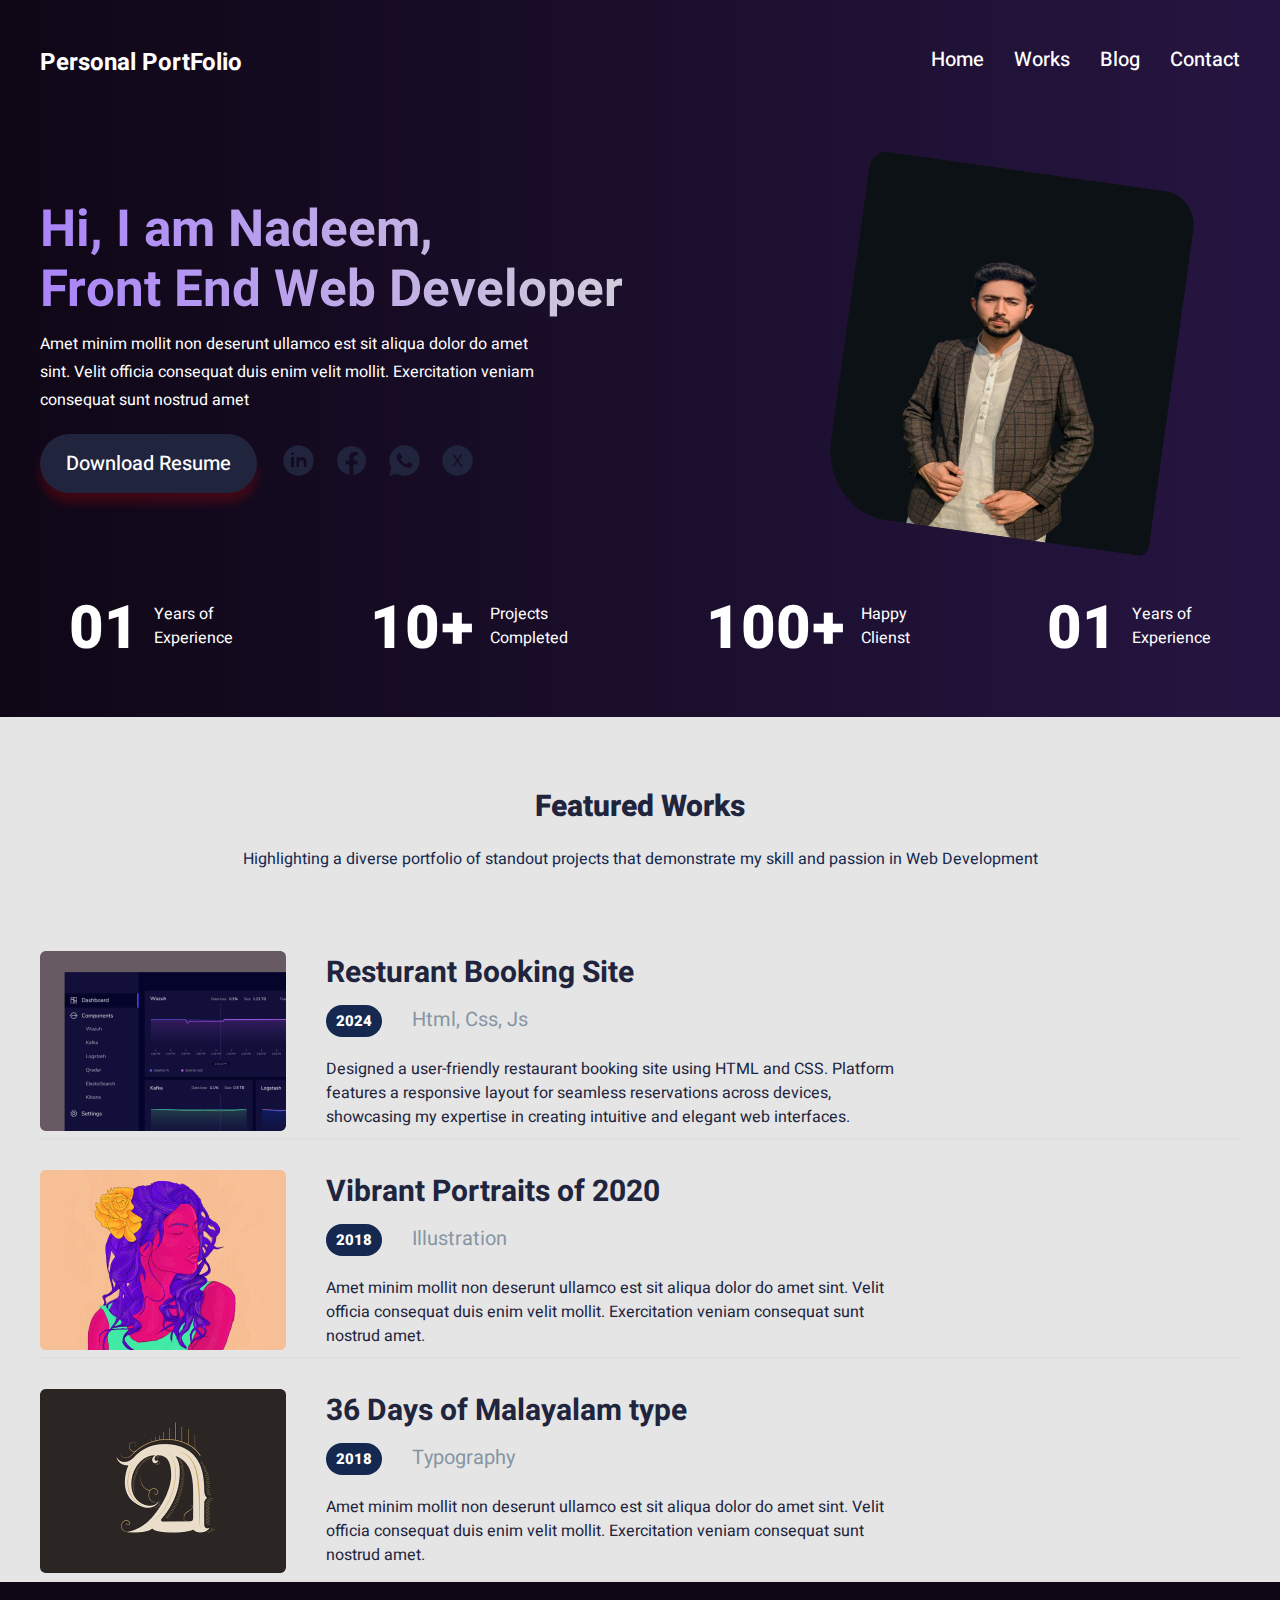
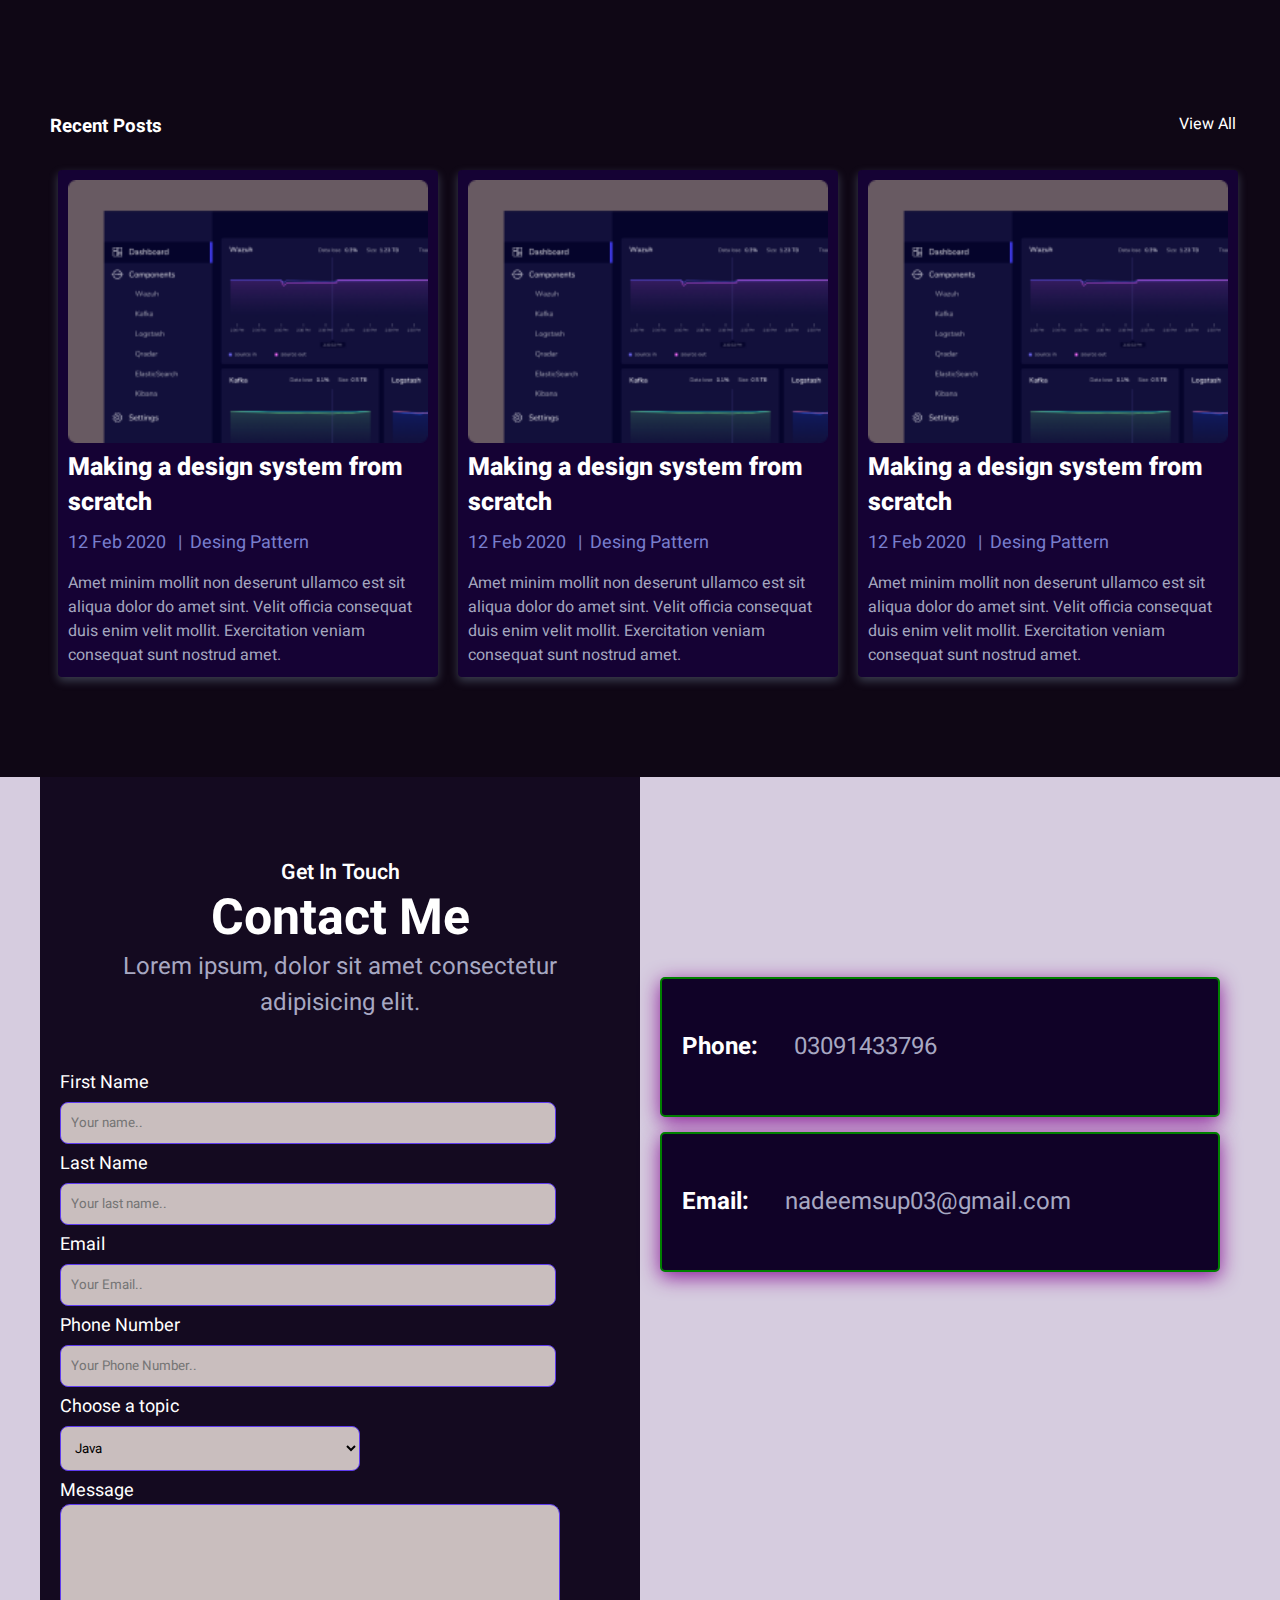
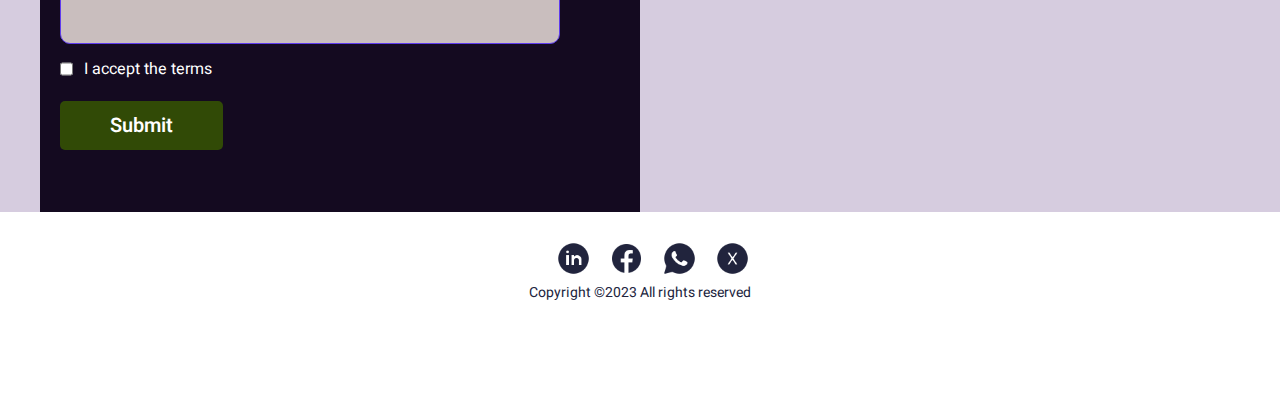
<file: index.html>
<!DOCTYPE html>
<html lang="en">

<head>
    <meta charset="UTF-8">
    <meta http-equiv="X-UA-Compatible" content="IE=edge">
    <meta name="viewport" content="width=device-width, initial-scale=1.0">
    <link rel="preconnect" href="https://fonts.googleapis.com">
    <link rel="preconnect" href="https://fonts.gstatic.com" crossorigin>
    <link href="https://fonts.googleapis.com/css2?family=Heebo&display=swap" rel="stylesheet">

    <link rel="stylesheet" href="https://cdnjs.cloudflare.com/ajax/libs/font-awesome/6.5.2/css/all.min.css"
        integrity="sha512-SnH5WK+bZxgPHs44uWIX+LLJAJ9/2PkPKZ5QiAj6Ta86w+fsb2TkcmfRyVX3pBnMFcV7oQPJkl9QevSCWr3W6A=="
        crossorigin="anonymous" referrerpolicy="no-referrer" />

    <title>Portfolio Using CSS</title>
    <link rel="stylesheet" href="style.css">
</head>

<body>

    <header>
        <div class="container main">
            <div class="navbar">
                <div>
                    <a class="list" href="index.html">
                        <h2 class="personalHeading">Personal PortFolio</h2>
                    </a>
                </div>
                <div class="rightNav">
                    <ul>
                        <a class="list" href="index.html">
                            <li>Home</li>
                        </a>
                        <a class="list" href="#worked">
                            <li>Works</li>
                        </a>
                        <a class="list" href="Blog.html">
                            <li>Blog</li>
                        </a>
                        <a class="list" href="ContactUS.html">
                            <li>Contact</li>
                        </a>
                    </ul>
                </div>

            </div>


            <div class="HeaderMain">
                <div class="leftHeader">

                    <h1 id="name">Hi, I am Nadeem,<br>Front End Web Developer</h1>
                    <p id="intro">Amet minim mollit non deserunt ullamco est sit aliqua dolor do amet <br> sint. Velit
                        officia consequat duis enim velit mollit. Exercitation veniam <br>consequat sunt nostrud amet
                    </p>
                    <div class="resumsocial">
                        <div>
                            <button id="resume"><a href="Nadeem New Latest Resume.pdf" class="resume"
                                    download="nadeem new latest resume">Download Resume</a></button>
                        </div>

                        <div class="socialIcon">
                            <ul>
                                <li><a href="https://www.linkedin.com/in/nadeem-aslam-367bb921a/?originalSubdomain=pk"><img
                                            class="social" src="link.png"> </a></li>
                                <li><a href="#"><img class="social" src="facebook (2).png"> </a></li>
                                <li><a href="#"><img class="social" src="whats.png"> </a></li>
                                <li><a href="#">
                                        <img class="social" src="x.png"> </a></li>
                            </ul>
                        </div>

                    </div>


                </div>
                <div class="rightHeader">
                    <div>
                        <img id="photo" src="nadeem (2).jpg">
                    </div>
                </div>
            </div>


            <div class="projectexp">
                <div class="projects">
                    <h2>01</h2>
                    <p>Years of <br> Experience</p>
                </div>
                <div class="projects">
                    <h2>10+</h2>
                    <p>Projects <br> Completed</p>
                </div>
                <div class="projects">
                    <h2>100+</h2>
                    <p>Happy <br> Clienst</p>
                </div>
                <div class="projects">
                    <h2>01</h2>
                    <p>Years of <br> Experience</p>
                </div>
            </div>
        </div>


    </header>




    <section class="FeaturedWork" id="worked">

        <div class="featured">


            <div class="work">
                <h2 id="FeatureHeading">Featured Works</h2>
                <p>Highlighting a diverse portfolio of standout projects that demonstrate my skill and passion in Web
                    Development</p>
            </div>

            <div class="desingDashbord">

                <div>
                    <img class="dashborimg" src="Rectangle 30.png">
                </div>

                <div class="detail">
                    <div>
                        <h2 id="dashboards">Resturant Booking Site</h2>
                    </div>
                    <div class="year">
                        <p class="yearsname"> 2024</p>
                        <p class="yearsdetail">Html, Css, Js</p>
                    </div>
                    <div>
                        <p class="para1">Designed a user-friendly restaurant booking site using HTML and
                            CSS. Platform <br>features a responsive layout for seamless reservations across
                            devices,<br> showcasing my expertise in creating intuitive and elegant web interfaces.</p>
                    </div>

                </div>
            </div>

            <div class="desingDashbord vibrant">

                <div>
                    <img class="dashborimg" src="Rectangle 32.png">
                </div>

                <div class="detail">
                    <div>
                        <h2 id="dashboards">Vibrant Portraits of 2020</h2>
                    </div>
                    <div class="year">
                        <p class="yearsname"> 2018</p>
                        <p class="yearsdetail">Illustration</p>
                    </div>
                    <div>
                        <p class="para1">Amet minim mollit non deserunt ullamco est sit aliqua dolor do amet sint.
                            Velit<br>
                            officia consequat
                            duis enim velit mollit. Exercitation veniam consequat sunt<br> nostrud amet.</p>
                    </div>

                </div>
            </div>


            <div class="desingDashbord malyalam">

                <div>
                    <img class="dashborimg" src="Rectangle 34.png">
                </div>

                <div class="detail">
                    <div>
                        <h2 id="dashboards">36 Days of Malayalam type</h2>
                    </div>
                    <div class="year">
                        <p class="yearsname"> 2018</p>
                        <p class="yearsdetail">Typography</p>
                    </div>
                    <div>
                        <p class="para1">Amet minim mollit non deserunt ullamco est sit aliqua dolor do amet sint.
                            Velit<br>
                            officia consequat
                            duis enim velit mollit. Exercitation veniam consequat sunt<br> nostrud amet.</p>
                    </div>

                </div>
            </div>
        </div>
    </section>



    <section class="recentPost">
        <div class="posts">


            <div class="viewAll">
                <h3>Recent Posts</h3>
                <p id="view"><a href="#">View All</a></p>
            </div>

            <div class="mainPost">

                <div class="leftPost">
                    <img class="blogimg" src="Rectangle 30 (1).png">
                    <h2 class="heading"> Making a design system from scratch</h2>
                    <pre class="date">12 Feb 2020   |  Desing Pattern</pre>
                    <p class="postdetail">Amet minim mollit non deserunt ullamco est sit aliqua dolor do amet sint.
                        Velit
                        officia consequat
                        duis enim velit mollit. Exercitation veniam consequat sunt nostrud amet.</p>
                </div>

                <div class="leftPost">
                    <img class="blogimg" src="Rectangle 30 (1).png">
                    <h2 class="heading"> Making a design system from scratch</h2>
                    <pre class="date">12 Feb 2020   |  Desing Pattern</pre>
                    <p class="postdetail">Amet minim mollit non deserunt ullamco est sit aliqua dolor do amet sint.
                        Velit
                        officia consequat
                        duis enim velit mollit. Exercitation veniam consequat sunt nostrud amet.</p>
                </div>
                <div class="leftPost">
                    <img class="blogimg" src="Rectangle 30 (1).png">
                    <h2 class="heading"> Making a design system from scratch</h2>
                    <pre class="date">12 Feb 2020   |  Desing Pattern</pre>
                    <p class="postdetail">Amet minim mollit non deserunt ullamco est sit aliqua dolor do amet sint.
                        Velit
                        officia consequat
                        duis enim velit mollit. Exercitation veniam consequat sunt nostrud amet.</p>
                </div>

            </div>
        </div>
    </section>

    <section class="contactMees">
        <div class="insidecontact">


            <div class="contactleft">
                <div class="UpperPart">
                    <h2 class="getintouch">Get In Touch</h2>
                    <h1 class="contactme">Contact Me</h1>
                    <p class="contactmedetail">Lorem ipsum, dolor sit amet consectetur adipisicing elit.</p>
                </div>

                <div class="form">
                    <form action="/action_page.php">
                        <div class="flname">
                            <div class="fname">
                                <label for="fname" class="FieldLabel">First Name</label>
                                <input type="text" class="inputtype" name="firstname" placeholder="Your name..">
                            </div>
                            <div class="fname "><label for="lname" class="FieldLabel">Last Name</label>
                                <input type="text" class="inputtype" name="lastname" placeholder="Your last name..">
                            </div>
                        </div>

                        <div class="flname">
                            <div class="fname">
                                <label for="fname" class="FieldLabel">Email</label>
                                <input type="email" class="inputtype" name="firstname" placeholder="Your Email..">
                            </div>
                            <div class="fname"><label for="lname" class="FieldLabel">Phone Number</label>
                                <input type="number" class="inputtype" name="lastname"
                                    placeholder="Your Phone Number..">
                            </div>
                        </div>

                        <div class="fname">

                            <label for="Service" class="FieldLabel">Choose a topic</label>

                            <select id="Service" name="Service" class="slecetoption">
                                <option value="Java">Java</option>
                                <option value="CSS">CSS</option>
                                <option value="HTML">HTML</option>
                            </select>
                        </div>

                        <div>
                            <h2 class="FieldLabel">Message</h2>
                            <textarea id="message" name="Message" rows="12" cols="170"
                                placeholder="Enter Your Message Here">
                 </textarea>
                        </div>

                        <div class="accept">
                            <input type="checkbox" id="accept" name="acceptTerm">
                            <p>I accept the terms</p>
                        </div>


                        <input type="submit" value="Submit" class="submitbutton">

                    </form>
                </div>
            </div>


            <div class="contactright">
                <div class="phon1">
                    <h2>Phone: <span class="phnemail">03091433796</span></h2>
                </div>
                <div class="phon1">
                    <h2>Email: <span class="phnemail">nadeemsup03@gmail.com</span></h2>
                </div>

            </div>
        </div>
    </section>




    <footer class="footer">
        <div class="socialIcon">
            <ul>
                <li><a href="https://www.linkedin.com/in/nadeem-aslam-367bb921a/?originalSubdomain=pk"><img
                            class="social" src="link.png"> </a></li>
                <li><a href="#"><img class="social" src="facebook (2).png"> </a></li>
                <li><a href="#"><img class="social" src="whats.png"> </a></li>
                <li><a href="#">
                        <img class="social" src="x.png"> </a></li>
            </ul>
        </div>

        <div>
            <p class="copyright">Copyright &copy;2023 All rights reserved</p>
        </div>
    </footer>

</body>

</html>
</file>
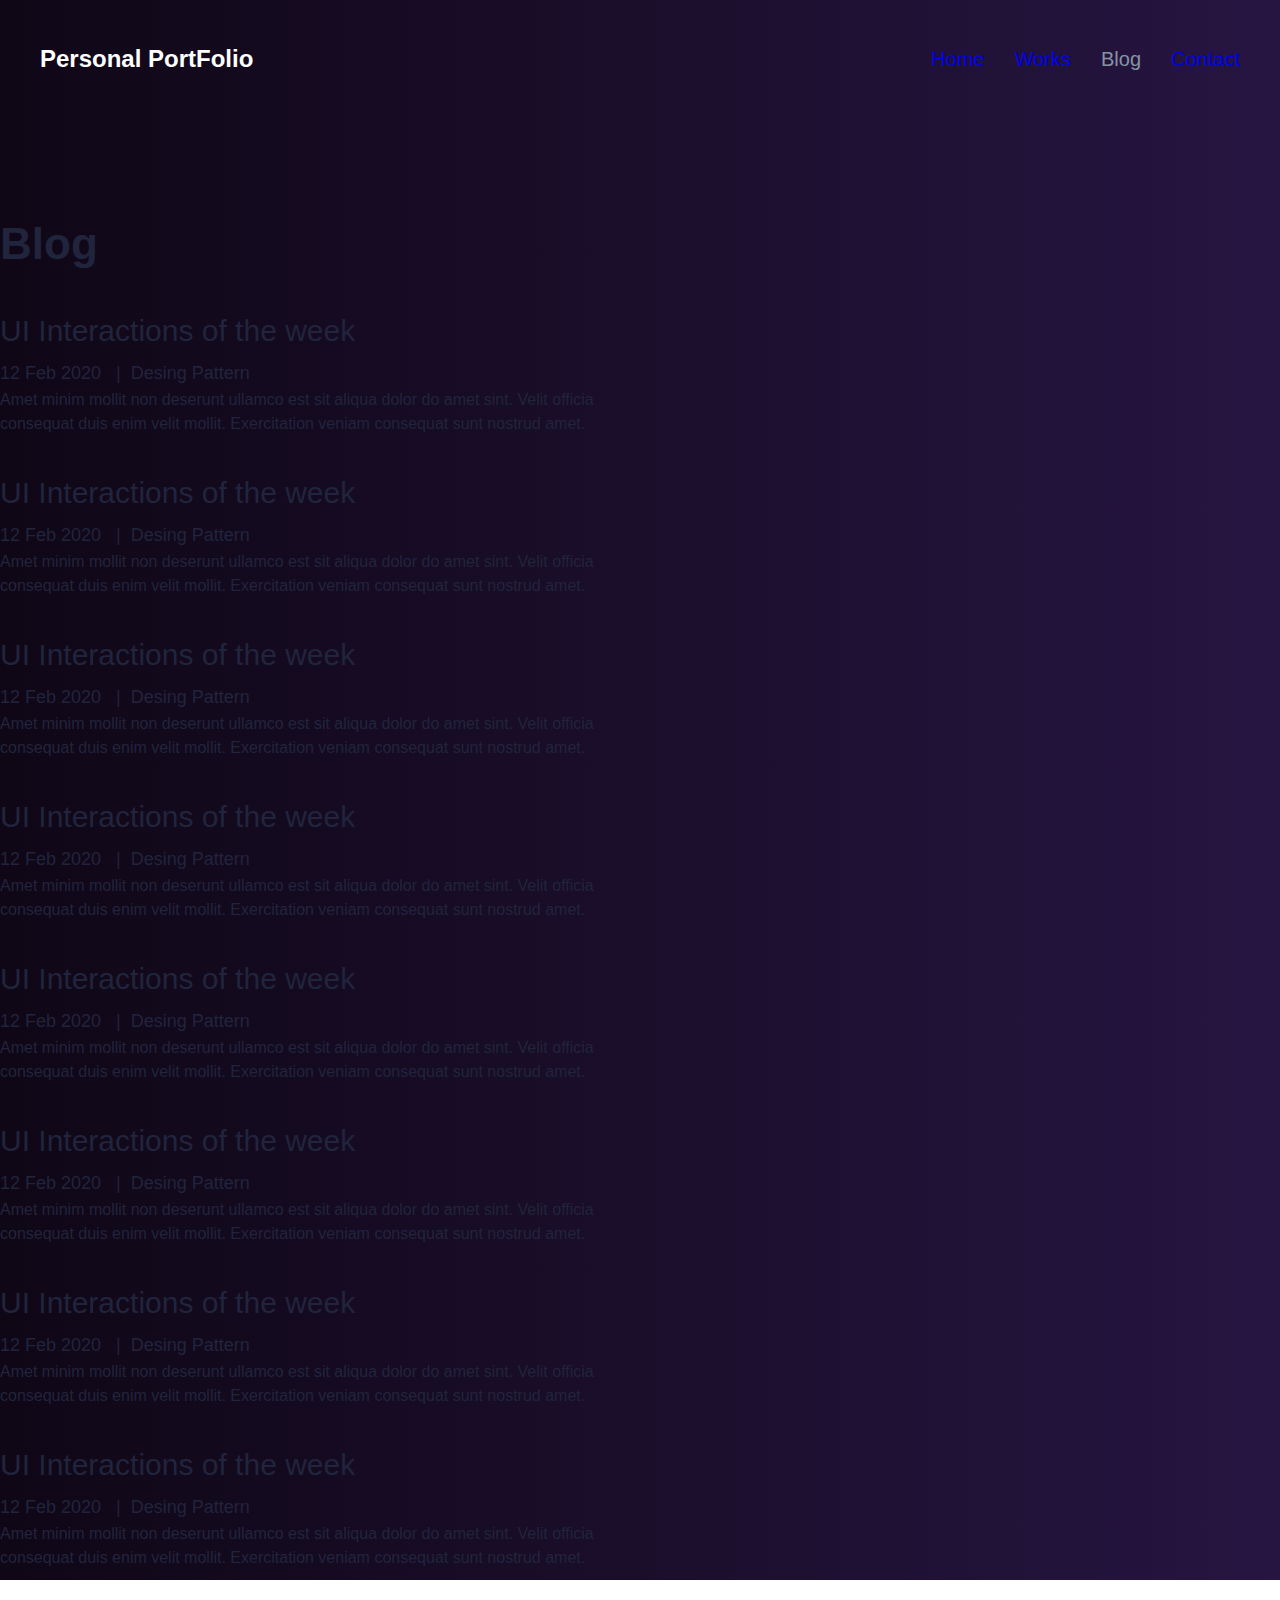
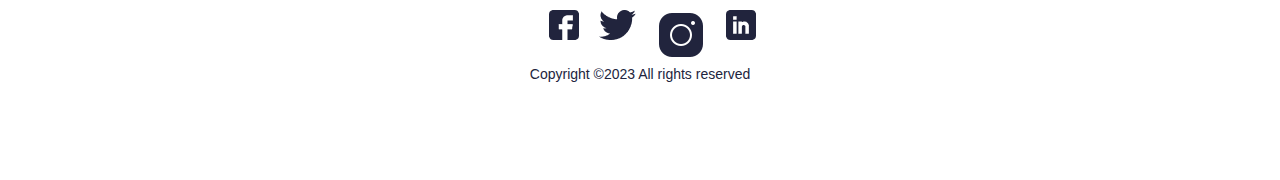
<file: Blog.html>
<!DOCTYPE html>
<html lang="en">

<head>
    <meta charset="UTF-8">
    <meta http-equiv="X-UA-Compatible" content="IE=edge">
    <meta name="viewport" content="width=device-width, initial-scale=1.0">
    <title>Blog</title>
    <link rel="stylesheet" href="style.css">
</head>

<body>
    <section>


        <div class="container">
            <div class="navbar">
                <div>
                    <a class="list" href="index.html">
                        <h2 class="personalHeading">Personal PortFolio</h2>
                    </a>
                </div>
                <div class="rightNavs">
                    <ul>

                        <a class="list" href="index.html">
                            <li>Home</li>
                        </a>
                        <a class="list" href="#">
                            <li>Works</li>
                        </a>
                        <a class="list" href="Blog.html">
                            <li id="blogColorChange">Blog</li>
                        </a>
                        <a class=" list" href="ContactUS.html">
                            <li>Contact</li>
                        </a>

                    </ul>
                </div>

            </div>
        </div>
    </section>

    <section class="blogs container">
        <h1 class="mainblog">Blog</h1>
        <div class="blog1">
            <h2 class="blogHeading">UI Interactions of the week</h2>
            <pre class="blogdate">12 Feb 2020   |  Desing Pattern</pre>
            <p class="blogpostdetail">Amet minim mollit non deserunt ullamco est sit aliqua dolor do amet sint.
                Velit
                officia <br>consequat
                duis enim velit mollit. Exercitation veniam consequat sunt nostrud amet.</p>
        </div>

        <div class="blog1">
            <h2 class="blogHeading">UI Interactions of the week</h2>
            <pre class="blogdate">12 Feb 2020   |  Desing Pattern</pre>
            <p class="blogpostdetail">Amet minim mollit non deserunt ullamco est sit aliqua dolor do amet sint.
                Velit
                officia <br>consequat
                duis enim velit mollit. Exercitation veniam consequat sunt nostrud amet.</p>
        </div>

        <div class="blog1">
            <h2 class="blogHeading">UI Interactions of the week</h2>
            <pre class="blogdate">12 Feb 2020   |  Desing Pattern</pre>
            <p class="blogpostdetail">Amet minim mollit non deserunt ullamco est sit aliqua dolor do amet sint.
                Velit
                officia <br>consequat
                duis enim velit mollit. Exercitation veniam consequat sunt nostrud amet.</p>
        </div>

        <div class="blog1">
            <h2 class="blogHeading">UI Interactions of the week</h2>
            <pre class="blogdate">12 Feb 2020   |  Desing Pattern</pre>
            <p class="blogpostdetail">Amet minim mollit non deserunt ullamco est sit aliqua dolor do amet sint.
                Velit
                officia <br>consequat
                duis enim velit mollit. Exercitation veniam consequat sunt nostrud amet.</p>
        </div>

        <div class="blog1">
            <h2 class="blogHeading">UI Interactions of the week</h2>
            <pre class="blogdate">12 Feb 2020   |  Desing Pattern</pre>
            <p class="blogpostdetail">Amet minim mollit non deserunt ullamco est sit aliqua dolor do amet sint.
                Velit
                officia <br>consequat
                duis enim velit mollit. Exercitation veniam consequat sunt nostrud amet.</p>
        </div>

        <div class="blog1">
            <h2 class="blogHeading">UI Interactions of the week</h2>
            <pre class="blogdate">12 Feb 2020   |  Desing Pattern</pre>
            <p class="blogpostdetail">Amet minim mollit non deserunt ullamco est sit aliqua dolor do amet sint.
                Velit
                officia <br>consequat
                duis enim velit mollit. Exercitation veniam consequat sunt nostrud amet.</p>
        </div>

        <div class="blog1">
            <h2 class="blogHeading">UI Interactions of the week</h2>
            <pre class="blogdate">12 Feb 2020   |  Desing Pattern</pre>
            <p class="blogpostdetail">Amet minim mollit non deserunt ullamco est sit aliqua dolor do amet sint.
                Velit
                officia <br>consequat
                duis enim velit mollit. Exercitation veniam consequat sunt nostrud amet.</p>
        </div>

        <div class="blog1">
            <h2 class="blogHeading">UI Interactions of the week</h2>
            <pre class="blogdate">12 Feb 2020   |  Desing Pattern</pre>
            <p class="blogpostdetail">Amet minim mollit non deserunt ullamco est sit aliqua dolor do amet sint.
                Velit
                officia <br>consequat
                duis enim velit mollit. Exercitation veniam consequat sunt nostrud amet.</p>
        </div>

    </section>
    <footer class="footer">
        <div class="socialIcon">
            <ul>
                <li><a href="#"><img src="fb.png"> </a></li>
                <li><a href="#"><img src="Vector (1).png"> </a></li>
                <li><a href="#"><img src="insta.png"> </a></li>
                <li><a href="https://www.linkedin.com/in/nadeem-aslam-367bb921a/?originalSubdomain=pk"> <img
                            src="Linkedin.png"> </a></li>
            </ul>
        </div>
        <div>
            <p class="copyright">Copyright &copy;2023 All rights reserved</p>
        </div>
    </footer>
</body>

</html>
</file>
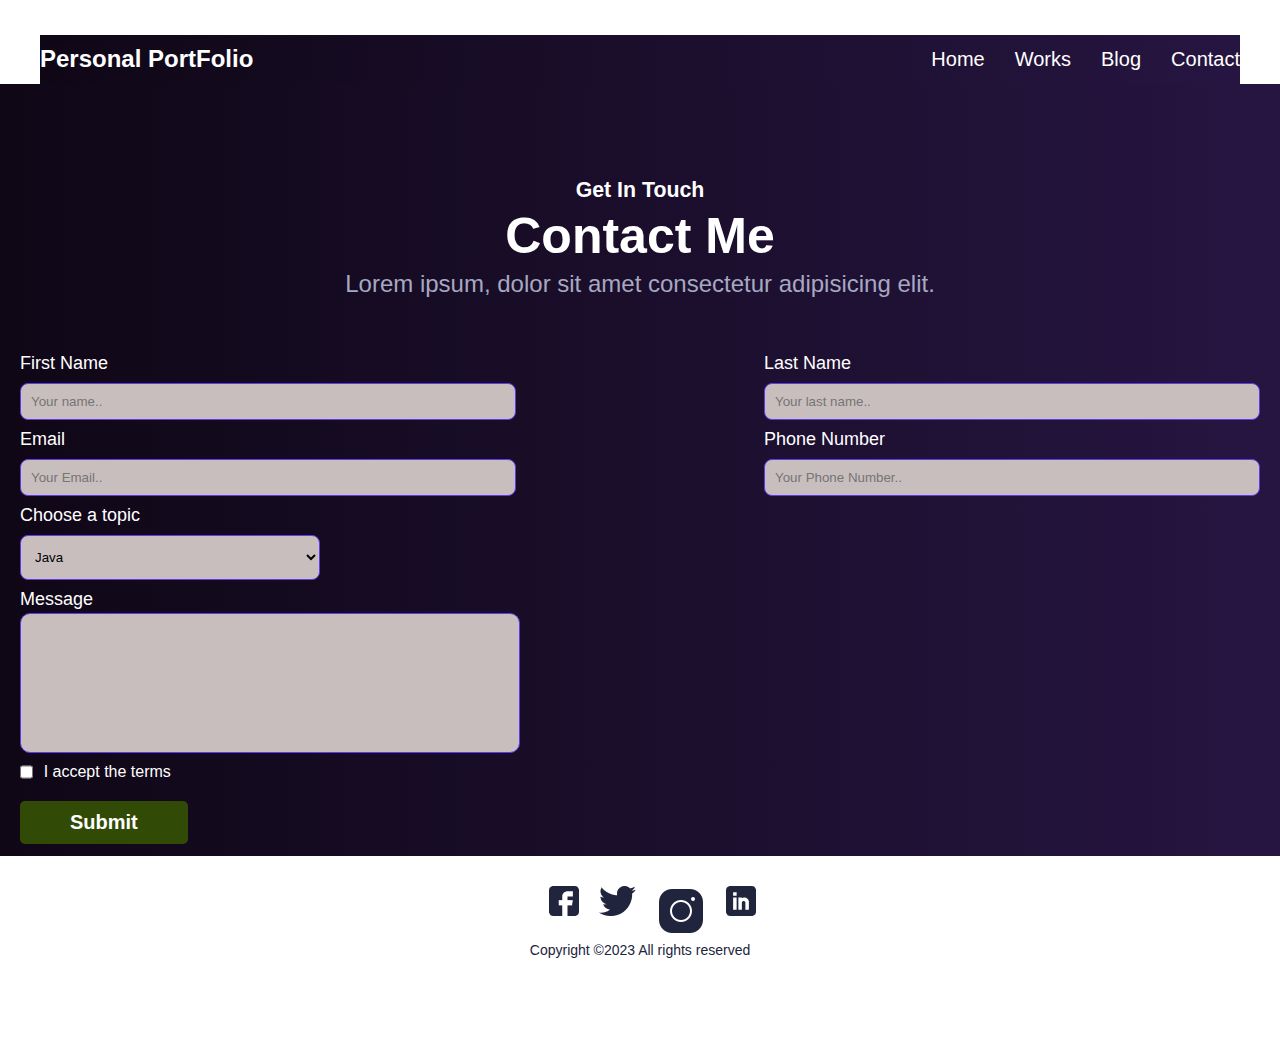
<file: ContactUS.html>
<!DOCTYPE html>
<html lang="en">

<head>
    <meta charset="UTF-8">
    <meta http-equiv="X-UA-Compatible" content="IE=edge">
    <meta name="viewport" content="width=device-width, initial-scale=1.0">
    <link rel="stylesheet" href="style.css">
    <title>Contact US</title>
</head>

<body>



    <div class="navbar container">
        <div>
            <a class="list" href="index.html">
                <h2 class="personalHeading">Personal PortFolio</h2>
            </a>
        </div>
        <div class="rightNav">
            <ul>
                <a class="list" href="index.html">
                    <li>Home</li>
                </a>
                <a class="list" href="#">
                    <li>Works</li>
                </a>
                <a class="list" href="Blog.html">
                    <li>Blog</li>
                </a>
                <a class="list" href="ContactUS.html">
                    <li>Contact</li>
                </a>
            </ul>
        </div>

    </div>
    <section class="container contactMe" id="ContactUS">

        <div class="UpperPart">
            <h2 class="getintouch">Get In Touch</h2>
            <h1 class="contactme">Contact Me</h1>
            <p class="contactmedetail">Lorem ipsum, dolor sit amet consectetur adipisicing elit.</p>
        </div>

        <div class="form">
            <form action="/action_page.php">
                <div class="flname">
                    <div class="fname">
                        <label for="fname" class="FieldLabel">First Name</label>
                        <input type="text" class="inputtype" name="firstname" placeholder="Your name..">
                    </div>
                    <div class="fname "><label for="lname" class="FieldLabel">Last Name</label>
                        <input type="text" class="inputtype" name="lastname" placeholder="Your last name..">
                    </div>
                </div>

                <div class="flname">
                    <div class="fname">
                        <label for="fname" class="FieldLabel">Email</label>
                        <input type="email" class="inputtype" name="firstname" placeholder="Your Email..">
                    </div>
                    <div class="fname"><label for="lname" class="FieldLabel">Phone Number</label>
                        <input type="number" class="inputtype" name="lastname" placeholder="Your Phone Number..">
                    </div>
                </div>

                <div class="fname">

                    <label for="Service" class="FieldLabel">Choose a topic</label>

                    <select id="Service" name="Service" class="slecetoption">
                        <option value="Java">Java</option>
                        <option value="CSS">CSS</option>
                        <option value="HTML">HTML</option>
                    </select>
                </div>

                <div>
                    <h2 class="FieldLabel">Message</h2>
                    <textarea id="message" name="Message" rows="12" cols="155" placeholder="Enter Your Message Here">
                     </textarea>
                </div>

                <div class="accept">
                    <input type="checkbox" id="accept" name="acceptTerm">
                    <p>I accept the terms</p>
                </div>


                <input type="submit" value="Submit" class="submitbutton">

            </form>

        </div>


    </section>

    <footer class="footer">
        <div class="socialIcon">
            <ul>
                <li><a href="#"><img src="fb.png"> </a></li>
                <li><a href="#"><img src="Vector (1).png"> </a></li>
                <li><a href="#"><img src="insta.png"> </a></li>
                <li><a href="https://www.linkedin.com/in/nadeem-aslam-367bb921a/?originalSubdomain=pk"> <img
                            src="Linkedin.png"> </a></li>
            </ul>
        </div>

        <div>
            <p class="copyright">Copyright &copy;2023 All rights reserved</p>
        </div>
    </footer>
</body>

</html>
</file>
<file: style.css>
* {
    padding: 0;
    margin: 0;
    box-sizing: border-box;
    font-family: 'Heebo', sans-serif;
}

.container {
    /* background-color: #d2dae2; */
    background-color: #0F0716;
    background: linear-gradient(90deg, #0F0716, #261541);
    padding: 10px 0px;
}

.HeaderMain,
.navbar,
.posts,
.featured {
    max-width: 1200px;
    margin: 0 auto;
}

.navbar {
    display: flex;
    justify-content: space-between;
    margin-top: 35px;
    gap: 50px;
}

.personalHeading {
    color: white;
}

.rightNav ul {
    list-style: none;
    display: flex;
    font-weight: 500;
    font-size: 20px;
    line-height: 29px;
    gap: 30px;
}


.list {
    text-decoration: none;
}

.rightNav ul a li {
    color: #FFFFFF !important;
}

.HeaderMainForRespons {
    display: none;
}

.HeaderMain {
    margin-top: 120px;
    display: flex;
    justify-content: space-between;
}

#name {
    font-weight: 700;
    font-size: 3.2rem;
    line-height: 60px;
    background: linear-gradient(90deg, #AA84F9, #d0ccd9);
    -webkit-background-clip: text;
    -webkit-text-fill-color: transparent;
}

#intro {
    font-weight: 400;
    font-size: 16px;
    padding-top: 10px;
    line-height: 28px;
    color: #FFFFFF;
    justify-content: center;
}

#resume {
    font-weight: 500;
    font-size: 20px;
    line-height: 29px;
    color: #8A54F7;
    background-color: #21243D;
    padding: 15px 26px;
    border-style: none;
    margin-top: 20px;
    border-radius: 50px;
    box-shadow: 0 10px 10px 0 rgba(244, 0, 0, 0.2);

}

.resume {
    text-decoration: none;
    color: #FFFFFF;


}

#resume:hover {
    background-color: #8750F7;
    transition: ease-in 0.6s;
    cursor: pointer;
}

.resumsocial {
    display: flex;
}

.socialIcon ul {
    justify-content: center;
    gap: 20px;
    list-style: none;
    display: flex;
    padding: 30px 0px 0px 25px;
}

.social {
    height: 33px;
    width: 33px;
}

#photo {
    width: 330px;
    height: 365px;
    border-bottom-left-radius: 20%;
    border-top-right-radius: 10%;
    border-top-left-radius: 5%;
    border-bottom-right-radius: 3%;
    margin-top: -20px;
    transition: transform 0.5s ease;
    transform: rotate(8deg) translate(-20%, 0%);
    cursor: pointer;
}

#photo:hover {
    transform: rotate(0deg) translate(-20%, 0%);

}

.projectexp {
    display: flex;
    justify-content: space-around;
    padding: 50px 0px;
}

.projects {
    display: flex;
    color: white;
    gap: 15px;
}

.projects h2 {
    font-size: 60px;
    font-weight: 800;
    line-height: 55px;
}





.recentPost {
    padding: 100px 0px;
    background: #0F0715;

}

.viewAll {
    display: flex;
    justify-content: space-between;
    padding-top: 30px;
    color: white;
    padding: 30px 4px 10px 10px;
}

#view a {
    text-decoration: none;
    color: white;
}

.mainPost {
    display: flex;
    flex-wrap: wrap;
    justify-content: space-around;
}

.leftPost {
    width: 380px;

    background: #150234;
    box-shadow: 0px 4px 10px rgba(187, 225, 250, 0.25);
    border-radius: 4px;
    padding: 10px 10px;
    margin-top: 20px;
    margin-left: 15px;
    cursor: pointer;
}

.blogimg {
    width: 100%;
}

.heading {
    font-weight: 800;
    font-size: 25px;
    line-height: 35px;
    color: white;
}

.date {
    font-weight: 400;
    font-size: 18px;
    line-height: 26px;
    color: #787ecd;
    padding-top: 10px;
}

.postdetail {
    font-weight: 400;
    font-size: 16px;
    line-height: 24px;
    color: #a4a7bf;
    padding-top: 15px;
}

.FeaturedWork {
    background: #E5E5E5;
}

.work {
    text-align: center;
    padding: 50px 0px;
}

#FeatureHeading {
    font-weight: 800;
    font-size: 30px;
    line-height: 80px;
    color: #21243D;
}

.work p {
    color: #142850;
    padding-bottom: 30px;
}

.desingDashbord {
    display: flex;
    gap: 40px;
    border-bottom: 2px solid #E0E0E0;
}

.vibrant {
    margin-top: 30px;
}

.malyalam {
    margin-top: 30px;
}

#dashboards {
    font-weight: 700;
    font-size: 30px;
    line-height: 44px;
    color: #21243D;
}

.year {
    display: flex;
    margin-top: 10px;

}

.yearsname {

    font-weight: 800;
    font-size: 15px;
    padding: 5px 10px;
    background: #142850;
    border-radius: 16px;
    color: #FFFFFF;

}

.yearsdetail {
    font-weight: 400;
    font-size: 20px;
    line-height: 29px;
    color: #8695A4;
    padding-left: 30px;
}

.para1 {
    margin-top: 20px;
    font-weight: 400;
    font-size: 16px;
    line-height: 24px;
    color: #21243D;
}

.contactMees {
    background-color: #D6CCDF;
}

.insidecontact {
    display: flex;
    max-width: 1200px;
    margin: 0 auto;
}


.contactleft {
    max-width: 50%;
    width: 100%;
    background-color: #140A20;
    padding: 0px 0px 60px 0px;
}

.contactright {
    max-width: 50%;
    width: 100%;
    background-color: #d6ccdf;
    padding: 200px 20px;
}

.phon1 {
    background-color: #100227;
    border: 2px solid green;
    border-radius: 5px;
    box-shadow: 0px 5px 20px rgba(131, 7, 145, 0.9);
    padding: 50px 20px;
    color: white;
    margin-bottom: 15px;
}

.UpperPart {
    margin-top: 60px;
    text-align: center;
    padding: 20px 20px;
}

.getintouch {
    font-weight: 600;
    font-size: 21.3333px;
    line-height: 150%;
    color: white;
    text-align: center;
}

.contactme {
    font-weight: 700;
    font-size: 50px;
    line-height: 120%;
    color: white;
    text-align: center;
}

.contactmedetail,
.phnemail {
    font-weight: 400;
    font-size: 24px;
    line-height: 150%;
    color: #a7a8c2;
    padding: 0px 30px;
    text-align: center;
}

.fname {
    display: flex;
    flex-direction: column;
}

.flname {
    display: flex;
    flex-wrap: wrap;
    justify-content: space-between;
}

.FieldLabel {
    font-weight: 400;
    font-size: 18px;
    line-height: 150%;
    color: white;
    margin-top: 6px;
}

#mesage {
    padding: 16px;
    background: #FFFFFF;
    border: 1.33333px solid #5E3BEE;
    border-radius: 8px;
}

textarea {
    resize: none;
    border: 1.3px solid #5E3BEE;
}

.slecetoption {
    padding: 10px;
    height: 45px;
    width: 300px;
    background: #FFFFFF;
    border: 1.33333px solid #5E3BEE;
    border-radius: 8px;
    margin-top: 6px;
    background: #c9bebe;
}

.inputtype {
    background: #c9bebe;
    border: 1.33333px solid #5E3BEE;
    border-radius: 8px;
    align-items: center;
    padding: 10px;
    margin-top: 6px;
    width: 496px;

}

#message {
    width: 500px;
    height: 140px;
    border-radius: 10px;
    background: #c9bebe;
}

.accept {
    display: flex;
    gap: 10.67px;
    margin-top: 6px;
    color: white;
}

.submitbutton {
    padding: 10px 50px;
    border: none;
    font-size: 20px;
    margin-top: 20px;
    background: #314a06;
    border-radius: 5px;
    display: flex;
    color: white;
    font-weight: 600;
}

.form {
    margin-top: 20px;
    padding: 2px 20px 2px 20px;
}

.footer {
    background: #FFFFFF;
    height: 200px;
}


.copyright {
    font-weight: 400;
    font-size: 14px;
    line-height: 21px;
    text-align: center;
    color: #21243D;
}


/* Blog page CSS */
#blogColorChange {
    color: #8695A4;
}

.rightNavs ul {
    list-style: none;
    display: flex;
    font-weight: 500;
    font-size: 20px;
    line-height: 29px;
    color: #000000;
    gap: 30px;
}

.mainblog {
    margin-top: 120px;
    font-weight: 700;
    font-size: 44px;
    line-height: 60px;
    color: #21243D;
}

.blogHeading {
    font-weight: 500;
    font-size: 30px;
    line-height: 44px;
    color: #21243D;
    margin-top: 35px;
}

.blogdate {
    font-weight: 400;
    font-size: 18px;
    line-height: 20px;
    color: #21243D;
    padding-top: 10px;
}

.blogpostdetail {
    font-weight: 400;
    font-size: 16px;
    line-height: 24px;
    color: #21243D;
    padding-top: 5px;
}

/* Media Queries for mobile screen responsiveness */


@media screen and (max-width:414px) and (min-width:290px) {

    .container {
        max-width: 375px;
        margin: 0px auto;
    }

    .navbar {
        display: none;

    }

    .HeaderMainForRespons {
        display: block;
        text-align: center;
        margin-left: 40px;
    }

    .HeaderMain {

        display: none
    }

    #name {
        font-weight: 700;
        font-size: 30px;
        line-height: 40px;
        color: #21243D;
    }

    #intro {
        font-size: 14px;
        line-height: 20px;
        margin-top: 10px;
        text-align: justify;
    }

    #resume {
        margin-top: 30px;
    }

    #photo {
        width: 230px;
        height: 215px;
        border-radius: 60%;
    }

    #FeatureHeading {
        text-align: center;
    }

    .desingDashbord {
        display: flex;
        flex-direction: column;
    }

    .dashborimg {
        width: 100%;
        padding: 1px 15px 0px 15px;
    }

    #dashboards {
        font-size: 28px;
    }


    .footer {
        background: #FFFFFF;
        height: 200px;
    }



    .copyright {
        font-weight: 400;
        font-size: 14px;
        line-height: 21px;
        text-align: center;
        color: #21243D;
    }

    .getintouch {
        line-height: 80%;
    }

    .contactme {
        font-weight: 600;
        font-size: 45px;
    }

    .contactmedetail {
        font-size: 20px;
    }


    .slecetoption {
        padding: 6px;
        height: 40px;
    }

    .inputtype {
        background: #FFFFFF;
        border: 1.33333px solid #5E3BEE;
        border-radius: 8px;
        align-items: center;
        padding: 10px;
        margin-top: 6px;
        width: 350px;

    }

    .submitbutton {
        margin-left: 120px;
    }

    .contactMees {
        padding: 0%;
        margin: 0%;
    }

    #message {
        width: 350px;
        height: 130px;
    }
}
</file>
